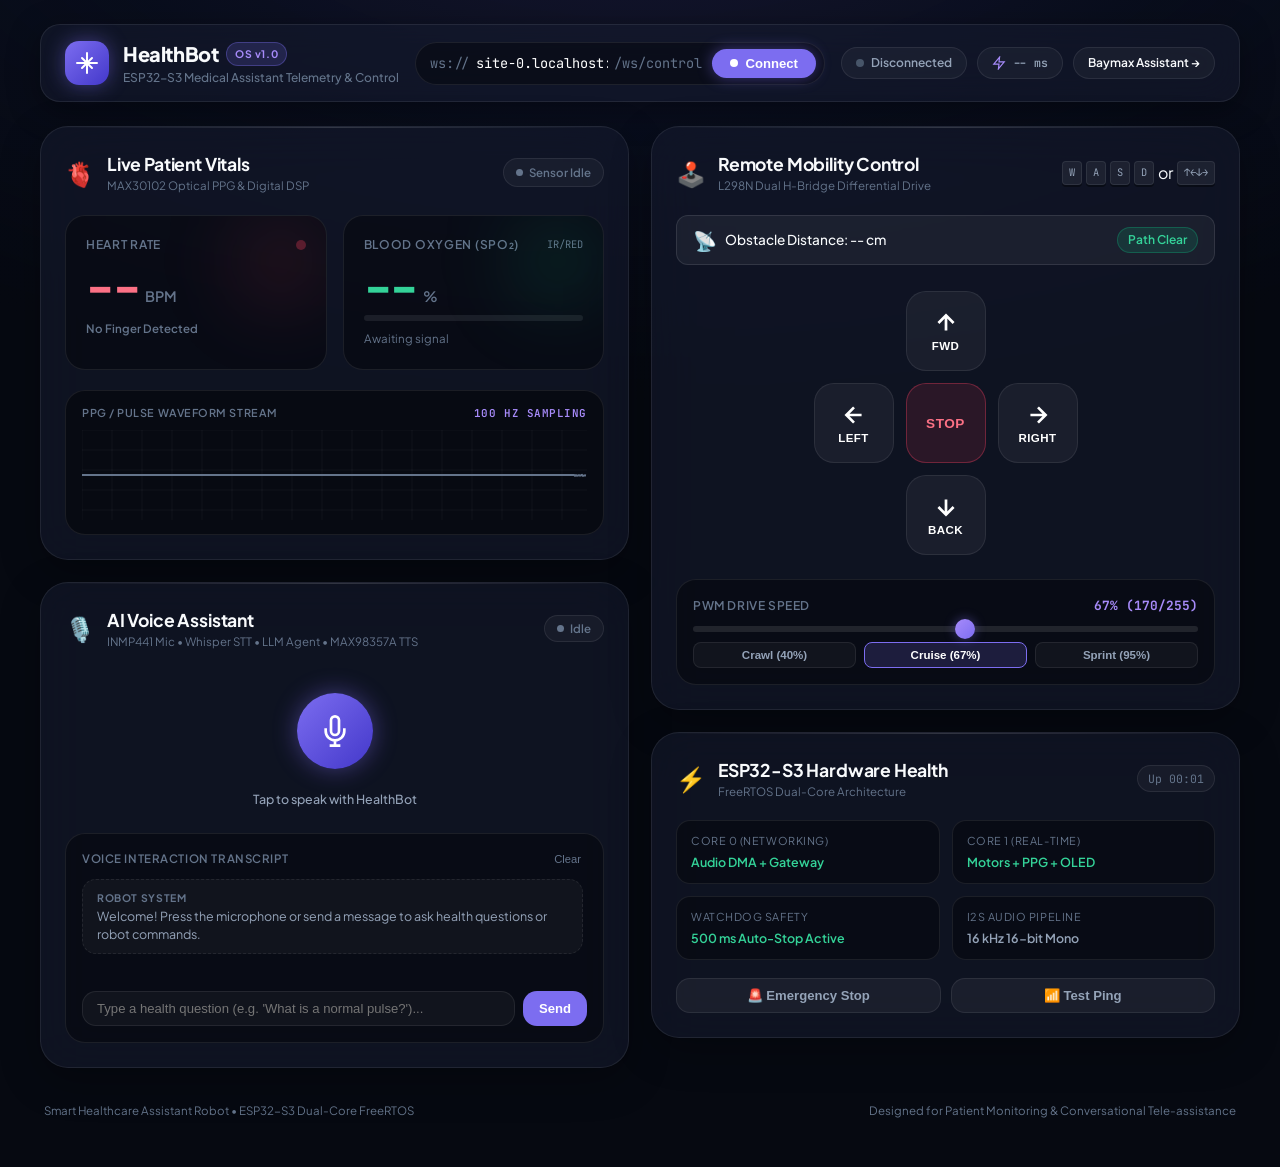
<file: frontend/index.html>
<!DOCTYPE html>
<html lang="en">
<head>
  <meta charset="UTF-8">
  <meta name="viewport" content="width=device-width, initial-scale=1.0">
  <title>HealthBot OS — Smart Healthcare Assistant Robot</title>
  <link rel="preconnect" href="https://fonts.googleapis.com">
  <link rel="preconnect" href="https://fonts.gstatic.com" crossorigin>
  <link href="https://fonts.googleapis.com/css2?family=Plus+Jakarta+Sans:wght@400;500;600;700;800&family=JetBrains+Mono:wght@400;600&display=swap" rel="stylesheet">
  <link rel="stylesheet" href="style.css">
</head>
<body>
  <div class="app-background"></div>
  
  <div class="app-container">
    <!-- Top Navigation Bar -->
    <header class="navbar">
      <div class="brand">
        <div class="logo-icon">
          <svg viewBox="0 0 24 24" fill="none" stroke="currentColor" stroke-width="2">
            <path d="M12 2v20M2 12h20M7 7l10 10M17 7L7 17" stroke-linecap="round"/>
          </svg>
        </div>
        <div class="brand-text">
          <h1>HealthBot <span class="badge-version">OS v1.0</span></h1>
          <p class="subtitle">ESP32-S3 Medical Assistant Telemetry & Control</p>
        </div>
      </div>

      <!-- Connection Manager -->
      <div class="connection-bar">
        <div class="ip-input-group">
          <span class="input-prefix">ws://</span>
          <input type="text" id="robotIpInput" placeholder="Robot IP (e.g. 192.168.1.105)" value="" spellcheck="false" autocomplete="off" />
          <span class="input-suffix">/ws/control</span>
        </div>
        <button id="connectBtn" class="btn btn-connect" onclick="toggleConnection()">
          <span class="btn-dot"></span>
          <span class="btn-label">Connect</span>
        </button>
      </div>

      <div class="system-status-pills">
        <div class="status-pill" id="wsPill">
          <span class="indicator-dot"></span>
          <span class="pill-text" id="wsStatusText">Disconnected</span>
        </div>
        <div class="status-pill latency-pill">
          <svg class="pill-icon" viewBox="0 0 24 24" fill="none" stroke="currentColor" stroke-width="2">
            <path d="M13 2L3 14h9l-1 8 10-12h-9l1-8z"/>
          </svg>
          <span id="latencyText">-- ms</span>
        </div>
        <a class="status-pill nav-link" href="assistant.html" style="text-decoration: none; color: inherit; font-weight: 600;">Baymax Assistant &rarr;</a>
      </div>
    </header>

    <!-- Main Dashboard Grid -->
    <main class="dashboard-grid">

      <!-- LEFT COLUMN: Vitals & Voice AI -->
      <section class="grid-col left-col">
        
        <!-- VITALS MONITOR CARD -->
        <article class="glass-card vitals-card">
          <div class="card-header">
            <div class="card-title">
              <span class="card-icon">🫀</span>
              <div>
                <h2>Live Patient Vitals</h2>
                <p>MAX30102 Optical PPG & Digital DSP</p>
              </div>
            </div>
            <div class="finger-badge" id="fingerBadge">
              <span class="finger-dot"></span>
              <span id="fingerText">Sensor Idle</span>
            </div>
          </div>

          <div class="vitals-display-row">
            <!-- Heart Rate Box -->
            <div class="vital-metric-box hr-metric">
              <div class="metric-top">
                <span class="metric-label">Heart Rate</span>
                <span class="pulse-indicator" id="pulseIndicator"></span>
              </div>
              <div class="metric-main">
                <span class="metric-value" id="hrValue">--</span>
                <span class="metric-unit">BPM</span>
              </div>
              <div class="metric-footer">
                <span class="status-tag" id="hrCategory">No Finger Detected</span>
              </div>
            </div>

            <!-- SpO2 Box -->
            <div class="vital-metric-box spo2-metric">
              <div class="metric-top">
                <span class="metric-label">Blood Oxygen (SpO₂)</span>
                <span class="sensor-type">IR/RED</span>
              </div>
              <div class="metric-main">
                <span class="metric-value" id="spo2Value">--</span>
                <span class="metric-unit">%</span>
              </div>
              <div class="metric-footer">
                <div class="bar-track">
                  <div class="bar-fill" id="spo2Bar"></div>
                </div>
                <span class="bar-label" id="spo2Category">Awaiting signal</span>
              </div>
            </div>
          </div>

          <!-- Realtime Simulated/Sample ECG Rhythm Canvas -->
          <div class="ecg-container">
            <div class="ecg-header">
              <span>PPG / Pulse Waveform Stream</span>
              <span class="ecg-sample-rate">100 Hz Sampling</span>
            </div>
            <canvas id="ecgCanvas" width="600" height="90"></canvas>
          </div>
        </article>

        <!-- VOICE ASSISTANT CARD -->
        <article class="glass-card voice-card">
          <div class="card-header">
            <div class="card-title">
              <span class="card-icon">🎙️</span>
              <div>
                <h2>AI Voice Assistant</h2>
                <p>INMP441 Mic • Whisper STT • LLM Agent • MAX98357A TTS</p>
              </div>
            </div>
            <div class="audio-state-pill" id="audioStatePill">
              <span class="state-dot"></span>
              <span id="audioStateText">Idle</span>
            </div>
          </div>

          <!-- Big Glowing Push-to-Talk Mic -->
          <div class="voice-hero">
            <button class="voice-mic-btn" id="voiceMicBtn" onclick="toggleVoice()">
              <div class="ripple-ring r1"></div>
              <div class="ripple-ring r2"></div>
              <div class="ripple-ring r3"></div>
              <div class="mic-inner-circle">
                <svg class="mic-svg" viewBox="0 0 24 24" fill="none" stroke="currentColor" stroke-width="2">
                  <path d="M12 1a3 3 0 0 0-3 3v8a3 3 0 0 0 6 0V4a3 3 0 0 0-3-3z"/>
                  <path d="M19 10v2a7 7 0 0 1-14 0v-2M12 19v4M8 23h8"/>
                </svg>
              </div>
            </button>
            <div class="voice-hint" id="voiceHint">Tap to speak with HealthBot</div>
          </div>

          <!-- Transcript & Dialogue Log -->
          <div class="transcript-box">
            <div class="dialogue-header">
              <span>Voice Interaction Transcript</span>
              <button class="btn-clear" onclick="clearTranscript()">Clear</button>
            </div>
            <div class="dialogue-scroll" id="dialogueScroll">
              <div class="dialogue-msg system-msg">
                <div class="msg-author">Robot System</div>
                <div class="msg-content">Welcome! Press the microphone or send a message to ask health questions or robot commands.</div>
              </div>
            </div>
            <div class="dialogue-input-row">
              <input type="text" id="textPromptInput" placeholder="Type a health question (e.g. 'What is a normal pulse?')..." onkeydown="if(event.key==='Enter') sendTextPrompt()" />
              <button class="btn-send" onclick="sendTextPrompt()">Send</button>
            </div>
          </div>
        </article>

      </section>

      <!-- RIGHT COLUMN: Mobility & Telemetry -->
      <section class="grid-col right-col">

        <!-- MOBILITY / MOTOR CONTROLLER CARD -->
        <article class="glass-card drive-card">
          <div class="card-header">
            <div class="card-title">
              <span class="card-icon">🕹️</span>
              <div>
                <h2>Remote Mobility Control</h2>
                <p>L298N Dual H-Bridge Differential Drive</p>
              </div>
            </div>
            <div class="keyboard-badge">
              <kbd>W</kbd><kbd>A</kbd><kbd>S</kbd><kbd>D</kbd> or <kbd>&uarr;&larr;&darr;&rarr;</kbd>
            </div>
          </div>

          <!-- HC-SR04 Obstacle Sensing Banner -->
          <div class="obstacle-safety-bar" id="obstacleSafetyBar" style="display: flex; align-items: center; justify-content: space-between; background: rgba(255,255,255,0.05); padding: 10px 16px; border-radius: 12px; margin-bottom: 16px; border: 1px solid rgba(255,255,255,0.1);">
            <div style="display: flex; align-items: center; gap: 8px;">
              <span id="obstacleIcon" style="font-size: 1.2rem;">📡</span>
              <span style="font-size: 0.85rem; font-weight: 500;" id="obstacleDistanceText">Obstacle Distance: -- cm</span>
            </div>
            <span class="status-tag" id="obstacleStatusTag" style="padding: 3px 10px; border-radius: 99px; font-size: 0.75rem; font-weight: 600; background: rgba(16,185,129,0.15); color: #34d399; border: 1px solid rgba(16,185,129,0.3);">Path Clear</span>
          </div>

          <!-- D-PAD Controller -->
          <div class="dpad-controller">
            <div class="dpad-cell"></div>
            <button class="dpad-btn dpad-fwd" id="btnFwd" data-dir="F" title="Forward (W)">
              <svg viewBox="0 0 24 24" fill="none" stroke="currentColor" stroke-width="2.5">
                <path d="M12 19V5M5 12l7-7 7 7"/>
              </svg>
              <span>FWD</span>
            </button>
            <div class="dpad-cell"></div>

            <button class="dpad-btn dpad-left" id="btnLeft" data-dir="L" title="Left (A)">
              <svg viewBox="0 0 24 24" fill="none" stroke="currentColor" stroke-width="2.5">
                <path d="M19 12H5M12 19l-7-7 7-7"/>
              </svg>
              <span>LEFT</span>
            </button>
            <button class="dpad-btn dpad-stop" id="btnStop" data-dir="S" title="Emergency Brake (Space)">
              <span>STOP</span>
            </button>
            <button class="dpad-btn dpad-right" id="btnRight" data-dir="R" title="Right (D)">
              <svg viewBox="0 0 24 24" fill="none" stroke="currentColor" stroke-width="2.5">
                <path d="M5 12h14M12 5l7 7-7 7"/>
              </svg>
              <span>RIGHT</span>
            </button>

            <div class="dpad-cell"></div>
            <button class="dpad-btn dpad-back" id="btnBack" data-dir="B" title="Backward (S)">
              <svg viewBox="0 0 24 24" fill="none" stroke="currentColor" stroke-width="2.5">
                <path d="M12 5v14M19 12l-7 7-7-7"/>
              </svg>
              <span>BACK</span>
            </button>
            <div class="dpad-cell"></div>
          </div>

          <!-- Speed Slider & Presets -->
          <div class="speed-control-box">
            <div class="speed-header">
              <span class="speed-title">PWM Drive Speed</span>
              <span class="speed-val" id="speedDisplay">67% (170/255)</span>
            </div>
            <input type="range" class="speed-slider" id="speedSlider" min="70" max="255" value="170" step="1" oninput="onSpeedChange(this.value)" />
            <div class="speed-presets">
              <button class="preset-btn" onclick="setSpeed(100)">Crawl (40%)</button>
              <button class="preset-btn active" id="presetMedium" onclick="setSpeed(170)">Cruise (67%)</button>
              <button class="preset-btn" onclick="setSpeed(240)">Sprint (95%)</button>
            </div>
          </div>
        </article>

        <!-- HARDWARE TELEMETRY & DIAGNOSTICS CARD -->
        <article class="glass-card diag-card">
          <div class="card-header">
            <div class="card-title">
              <span class="card-icon">⚡</span>
              <div>
                <h2>ESP32-S3 Hardware Health</h2>
                <p>FreeRTOS Dual-Core Architecture</p>
              </div>
            </div>
            <div class="uptime-badge" id="uptimeBadge">Up 00:00</div>
          </div>

          <div class="diag-grid">
            <div class="diag-item">
              <span class="diag-label">Core 0 (Networking)</span>
              <span class="diag-status ok">Audio DMA + Gateway</span>
            </div>
            <div class="diag-item">
              <span class="diag-label">Core 1 (Real-Time)</span>
              <span class="diag-status ok">Motors + PPG + OLED</span>
            </div>
            <div class="diag-item">
              <span class="diag-label">Watchdog Safety</span>
              <span class="diag-status ok" id="watchdogStatus">500 ms Auto-Stop Active</span>
            </div>
            <div class="diag-item">
              <span class="diag-label">I2S Audio Pipeline</span>
              <span class="diag-status" id="audioPipelineText">16 kHz 16-bit Mono</span>
            </div>
          </div>

          <div class="diag-actions">
            <button class="btn btn-secondary" onclick="sendEmergencyStop()">🚨 Emergency Stop</button>
            <button class="btn btn-secondary" onclick="pingRobot()">📶 Test Ping</button>
          </div>
        </article>

      </section>
    </main>

    <!-- Footer -->
    <footer class="app-footer">
      <span>Smart Healthcare Assistant Robot • ESP32-S3 Dual-Core FreeRTOS</span>
      <span>Designed for Patient Monitoring & Conversational Tele-assistance</span>
    </footer>
  </div>

  <script src="app.js"></script>
</body>
</html>
</file>
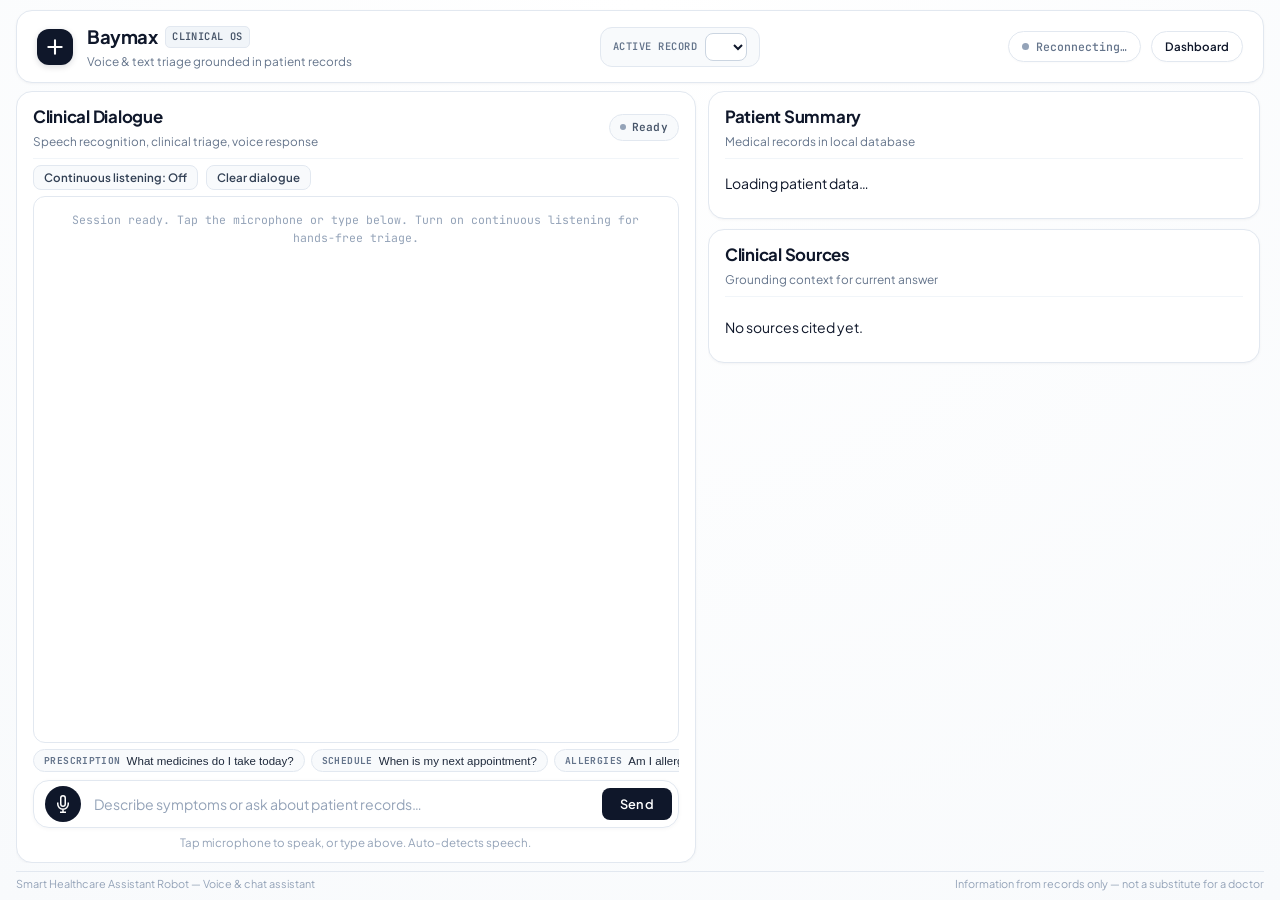
<file: frontend/assistant.html>
<!DOCTYPE html>
<html lang="en">
<head>
  <meta charset="UTF-8">
  <meta name="viewport" content="width=device-width, initial-scale=1.0, maximum-scale=1.0, user-scalable=no">
  <title>Baymax Assistant — Voice &amp; Chat</title>
  
  <!-- Progressive Web App (PWA) -->
  <link rel="manifest" href="manifest.json">
  <meta name="theme-color" content="#0f172a">
  <meta name="mobile-web-app-capable" content="yes">
  <meta name="apple-mobile-web-app-capable" content="yes">
  <meta name="apple-mobile-web-app-status-bar-style" content="default">
  <meta name="apple-mobile-web-app-title" content="Baymax">
  <link rel="apple-touch-icon" href="icons/icon-192.png">
  <link rel="icon" type="image/svg+xml" href="icons/icon.svg">
  <link rel="icon" type="image/png" sizes="192x192" href="icons/icon-192.png">

  <!-- Fonts & Stylesheets -->
  <link rel="preconnect" href="https://fonts.googleapis.com">
  <link rel="preconnect" href="https://fonts.gstatic.com" crossorigin>
  <link href="https://fonts.googleapis.com/css2?family=Plus+Jakarta+Sans:wght@400;500;600;700;800&family=JetBrains+Mono:wght@400;500;600&display=swap" rel="stylesheet">
  <link rel="stylesheet" href="light.css">
</head>
<body>
  <div class="app-background"></div>

  <div class="app-container">
    <header class="navbar">
      <div class="brand">
        <div class="brand-emblem">
          <svg viewBox="0 0 24 24" fill="none" stroke="currentColor" stroke-width="2.5" stroke-linecap="round" stroke-linejoin="round">
            <path d="M12 4v16m-8-8h16"/>
          </svg>
        </div>
        <div class="brand-text">
          <div class="brand-row">
            <h1>Baymax</h1>
            <span class="badge-version">Clinical OS</span>
          </div>
          <p class="subtitle">Voice &amp; text triage grounded in patient records</p>
        </div>
      </div>

      <div class="patient-picker">
        <span class="picker-label">Active Record</span>
        <select id="patientSelect" aria-label="Choose patient"></select>
      </div>

      <div class="system-status-pills">
        <button id="pwaInstallBtn" type="button" class="status-pill install-pill" style="display: none;">
          Install App
        </button>
        <div class="status-pill" id="wsPill">
          <span class="indicator-dot"></span>
          <span class="pill-text" id="wsStatusText">Connecting…</span>
        </div>
        <a class="status-pill nav-link" href="index.html">Dashboard</a>
      </div>
    </header>

    <!-- Mobile Segmented View Control (Phone only) -->
    <div class="mobile-view-tabs" id="mobileViewTabs" role="tablist">
      <button type="button" class="view-tab-btn active" id="tabDialogueBtn" role="tab" aria-selected="true">
        Clinical Dialogue
      </button>
      <button type="button" class="view-tab-btn" id="tabPatientBtn" role="tab" aria-selected="false">
        Patient Record
      </button>
    </div>

    <main class="assistant-grid">

      <!-- Chat + voice dialogue section -->
      <section class="glass-card chat-card">
        <div class="card-header">
          <div class="card-title">
            <div>
              <h2>Clinical Dialogue</h2>
              <p id="engineInfo">Speech recognition, clinical triage, voice response</p>
            </div>
          </div>
          <div class="audio-state-pill" id="audioStatePill">
            <span class="state-dot"></span>
            <span id="audioStateText">Ready</span>
          </div>
        </div>

        <div class="chat-tools">
          <button type="button" class="tool-btn" id="convBtn" aria-pressed="false">Continuous listening: Off</button>
          <button type="button" class="tool-btn" id="newChatBtn">Clear dialogue</button>
        </div>

        <div class="chat-scroll" id="chatScroll" aria-live="polite"></div>

        <!-- Guided Clinical Query Prompts -->
        <div class="suggestions" id="suggestions">
          <button type="button" class="chip-btn" data-query="What medicines do I take today?">
            <span class="chip-cat">Prescription</span>
            <span class="chip-label">What medicines do I take today?</span>
          </button>
          <button type="button" class="chip-btn" data-query="When is my next appointment?">
            <span class="chip-cat">Schedule</span>
            <span class="chip-label">When is my next appointment?</span>
          </button>
          <button type="button" class="chip-btn" data-query="Am I allergic to anything?">
            <span class="chip-cat">Allergies</span>
            <span class="chip-label">Am I allergic to anything?</span>
          </button>
          <button type="button" class="chip-btn" data-query="How was my last sugar report?">
            <span class="chip-cat">Lab Vitals</span>
            <span class="chip-label">How was my last sugar report?</span>
          </button>
          <button type="button" class="chip-btn" data-query="Can I take ibuprofen for my knee pain?">
            <span class="chip-cat">Safety</span>
            <span class="chip-label">Can I take ibuprofen for knee pain?</span>
          </button>
        </div>

        <!-- Composer & Microphone -->
        <div class="composer">
          <button class="voice-mic-btn" id="micBtn" type="button" aria-label="Talk to Baymax">
            <div class="mic-inner-circle">
              <svg class="mic-svg" viewBox="0 0 24 24" fill="none" stroke="currentColor" stroke-width="2">
                <path d="M12 1a3 3 0 0 0-3 3v8a3 3 0 0 0 6 0V4a3 3 0 0 0-3-3z"/>
                <path d="M19 10v2a7 7 0 0 1-14 0v-2M12 19v4M8 23h8"/>
              </svg>
            </div>
          </button>
          <input type="text" id="textInput" placeholder="Describe symptoms or ask about patient records…" autocomplete="off" maxlength="500">
          <button class="btn-send" id="sendBtn" type="button">Send</button>
        </div>

        <!-- Dynamic Live Audio Soundbars & Hint -->
        <div class="mic-status-row">
          <div class="audio-soundbars" id="audioSoundbars" aria-hidden="true">
            <span class="bar b1"></span>
            <span class="bar b2"></span>
            <span class="bar b3"></span>
            <span class="bar b4"></span>
            <span class="bar b5"></span>
          </div>
          <div class="mic-hint" id="micHint">Tap microphone to speak, or type above. Auto-detects speech.</div>
        </div>
      </section>

      <!-- Side panels -->
      <aside class="side-col mobile-view-hidden">
        <!-- Patient Summary Card -->
        <article class="glass-card patient-section">
          <div class="card-header">
            <div class="card-title">
              <div>
                <h2>Patient Summary</h2>
                <p>Medical records in local database</p>
              </div>
            </div>
          </div>
          <div id="patientCard" class="patient-card"><p class="muted">Loading patient data…</p></div>
        </article>

        <!-- Clinical Sources Card -->
        <article class="glass-card sources-section">
          <div class="card-header">
            <div class="card-title">
              <div>
                <h2>Clinical Sources</h2>
                <p>Grounding context for current answer</p>
              </div>
            </div>
          </div>
          <div id="sourcesList" class="sources-list"><p class="muted">No sources cited yet.</p></div>
        </article>
      </aside>
    </main>

    <footer class="app-footer">
      <span>Smart Healthcare Assistant Robot — Voice &amp; chat assistant</span>
      <span>Information from records only — not a substitute for a doctor</span>
    </footer>
  </div>

  <script src="assistant.js"></script>
</body>
</html>
</file>
<file: frontend/style.css>
/* ===================================================================
   HealthBot OS — Modern Glassmorphism Design System
   =================================================================== */

:root {
  --bg-base: #060911;
  --bg-gradient: radial-gradient(ellipse 90% 60% at 50% -15%, rgba(124, 109, 240, 0.16) 0%, rgba(14, 21, 46, 0.4) 50%, #060911 100%);
  --card-bg: rgba(22, 28, 48, 0.55);
  --card-border: rgba(255, 255, 255, 0.08);
  --card-hover-border: rgba(124, 109, 240, 0.35);

  --accent-primary: #7c6df0;
  --accent-glow: rgba(124, 109, 240, 0.45);
  --accent-light: #a78bfa;

  --red-heart: #f43f5e;
  --red-glow: rgba(244, 63, 94, 0.45);

  --emerald-green: #10b981;
  --emerald-glow: rgba(16, 185, 129, 0.35);

  --amber-warn: #f59e0b;
  --text-main: #f8fafc;
  --text-mid: #94a3b8;
  --text-dim: #64748b;

  --radius-sm: 8px;
  --radius-md: 14px;
  --radius-lg: 20px;
  --radius-xl: 28px;
  --radius-full: 9999px;

  --font-main: 'Plus Jakarta Sans', -apple-system, BlinkMacSystemFont, sans-serif;
  --font-mono: 'JetBrains Mono', monospace;
}

* {
  margin: 0;
  padding: 0;
  box-sizing: border-box;
  -webkit-tap-highlight-color: transparent;
}

body {
  min-height: 100vh;
  background-color: var(--bg-base);
  color: var(--text-main);
  font-family: var(--font-main);
  line-height: 1.5;
  overflow-x: hidden;
  position: relative;
}

/* Dynamic ambient aura background */
.app-background {
  position: fixed;
  inset: 0;
  background: var(--bg-gradient);
  z-index: -1;
  pointer-events: none;
}

.app-container {
  max-width: 1240px;
  margin: 0 auto;
  padding: 24px 20px 48px;
  display: flex;
  flex-direction: column;
  gap: 24px;
}

/* ===================================================================
   Navigation / Top Bar
   =================================================================== */
.navbar {
  display: flex;
  align-items: center;
  justify-content: space-between;
  gap: 16px;
  background: var(--card-bg);
  border: 1px solid var(--card-border);
  backdrop-filter: blur(20px);
  padding: 14px 24px;
  border-radius: var(--radius-lg);
  box-shadow: 0 8px 32px rgba(0, 0, 0, 0.36);
  flex-wrap: wrap;
}

.brand {
  display: flex;
  align-items: center;
  gap: 14px;
}

.logo-icon {
  width: 44px;
  height: 44px;
  border-radius: var(--radius-md);
  background: linear-gradient(135deg, var(--accent-primary), #4338ca);
  display: flex;
  align-items: center;
  justify-content: center;
  color: #fff;
  box-shadow: 0 0 20px var(--accent-glow);
}

.logo-icon svg {
  width: 24px;
  height: 24px;
}

.brand-text h1 {
  font-size: 1.25rem;
  font-weight: 800;
  letter-spacing: -0.02em;
  display: flex;
  align-items: center;
  gap: 8px;
}

.badge-version {
  font-size: 0.65rem;
  font-weight: 700;
  padding: 3px 8px;
  border-radius: var(--radius-full);
  background: rgba(124, 109, 240, 0.18);
  border: 1px solid rgba(124, 109, 240, 0.35);
  color: var(--accent-light);
  letter-spacing: 0.05em;
}

.subtitle {
  font-size: 0.75rem;
  color: var(--text-dim);
  font-weight: 500;
}

/* Connection Manager Bar */
.connection-bar {
  display: flex;
  align-items: center;
  gap: 10px;
  background: rgba(0, 0, 0, 0.35);
  border: 1px solid var(--card-border);
  padding: 6px 8px 6px 14px;
  border-radius: var(--radius-full);
  flex: 1;
  max-width: 460px;
  min-width: 280px;
}

.ip-input-group {
  display: flex;
  align-items: center;
  flex: 1;
  font-family: var(--font-mono);
  font-size: 0.85rem;
  color: var(--text-mid);
}

.input-prefix, .input-suffix {
  color: var(--text-dim);
  user-select: none;
}

.ip-input-group input {
  background: transparent;
  border: none;
  outline: none;
  color: #fff;
  font-family: var(--font-mono);
  font-size: 0.85rem;
  width: 100%;
  padding: 4px 6px;
}

.btn {
  display: inline-flex;
  align-items: center;
  justify-content: center;
  gap: 8px;
  cursor: pointer;
  border-radius: var(--radius-full);
  border: none;
  font-weight: 600;
  font-size: 0.82rem;
  transition: all 0.2s ease;
  user-select: none;
}

.btn-connect {
  background: var(--accent-primary);
  color: #fff;
  padding: 7px 18px;
  box-shadow: 0 0 15px var(--accent-glow);
}

.btn-connect:hover {
  background: #6d5ceb;
  transform: translateY(-1px);
}

.btn-connect.connected {
  background: rgba(244, 63, 94, 0.2);
  color: var(--red-heart);
  border: 1px solid rgba(244, 63, 94, 0.4);
  box-shadow: none;
}

.btn-dot {
  width: 8px;
  height: 8px;
  border-radius: 50%;
  background: currentColor;
}

/* Status Pills */
.system-status-pills {
  display: flex;
  align-items: center;
  gap: 10px;
}

.status-pill {
  display: flex;
  align-items: center;
  gap: 7px;
  background: rgba(255, 255, 255, 0.04);
  border: 1px solid var(--card-border);
  padding: 6px 14px;
  border-radius: var(--radius-full);
  font-size: 0.75rem;
  font-weight: 600;
  color: var(--text-mid);
}

.indicator-dot {
  width: 8px;
  height: 8px;
  border-radius: 50%;
  background: #475569;
  transition: all 0.3s ease;
}

.status-pill.online .indicator-dot {
  background: var(--emerald-green);
  box-shadow: 0 0 10px var(--emerald-green);
}

.status-pill.online {
  color: #d1fae5;
  border-color: rgba(16, 185, 129, 0.3);
}

.latency-pill {
  font-family: var(--font-mono);
  font-size: 0.72rem;
}

.pill-icon {
  width: 14px;
  height: 14px;
  color: var(--accent-light);
}

/* ===================================================================
   Grid & Glass Cards
   =================================================================== */
.dashboard-grid {
  display: grid;
  grid-template-columns: 1fr 1fr;
  gap: 22px;
}

.grid-col {
  display: flex;
  flex-direction: column;
  gap: 22px;
}

.glass-card {
  background: var(--card-bg);
  border: 1px solid var(--card-border);
  border-radius: var(--radius-xl);
  padding: 24px;
  backdrop-filter: blur(24px);
  box-shadow: 0 12px 40px rgba(0, 0, 0, 0.28);
  position: relative;
  overflow: hidden;
  transition: border-color 0.25s ease, transform 0.2s ease;
}

.glass-card::before {
  content: '';
  position: absolute;
  top: 0;
  left: 0;
  right: 0;
  height: 1px;
  background: linear-gradient(90deg, transparent, rgba(255, 255, 255, 0.15), transparent);
  pointer-events: none;
}

.glass-card:hover {
  border-color: var(--card-hover-border);
}

.card-header {
  display: flex;
  align-items: center;
  justify-content: space-between;
  margin-bottom: 20px;
}

.card-title {
  display: flex;
  align-items: center;
  gap: 12px;
}

.card-icon {
  font-size: 1.5rem;
}

.card-title h2 {
  font-size: 1.1rem;
  font-weight: 700;
  letter-spacing: -0.01em;
}

.card-title p {
  font-size: 0.72rem;
  color: var(--text-dim);
}

/* ===================================================================
   Card 1: Vitals
   =================================================================== */
.finger-badge {
  display: flex;
  align-items: center;
  gap: 6px;
  font-size: 0.72rem;
  font-weight: 600;
  padding: 5px 12px;
  border-radius: var(--radius-full);
  background: rgba(255, 255, 255, 0.04);
  border: 1px solid var(--card-border);
  color: var(--text-dim);
  transition: all 0.3s ease;
}

.finger-dot {
  width: 7px;
  height: 7px;
  border-radius: 50%;
  background: #64748b;
}

.finger-badge.active {
  background: rgba(16, 185, 129, 0.12);
  border-color: rgba(16, 185, 129, 0.35);
  color: #6ee7b7;
}

.finger-badge.active .finger-dot {
  background: var(--emerald-green);
  box-shadow: 0 0 8px var(--emerald-green);
}

.vitals-display-row {
  display: grid;
  grid-template-columns: 1fr 1fr;
  gap: 16px;
  margin-bottom: 20px;
}

.vital-metric-box {
  background: rgba(0, 0, 0, 0.35);
  border: 1px solid var(--card-border);
  border-radius: var(--radius-lg);
  padding: 20px;
  display: flex;
  flex-direction: column;
  gap: 8px;
  position: relative;
  overflow: hidden;
}

.vital-metric-box::after {
  content: '';
  position: absolute;
  top: 0;
  right: 0;
  width: 90px;
  height: 90px;
  border-radius: 50%;
  filter: blur(40px);
  pointer-events: none;
}

.hr-metric::after {
  background: rgba(244, 63, 94, 0.15);
}

.spo2-metric::after {
  background: rgba(16, 185, 129, 0.15);
}

.metric-top {
  display: flex;
  align-items: center;
  justify-content: space-between;
}

.metric-label {
  font-size: 0.75rem;
  font-weight: 600;
  text-transform: uppercase;
  letter-spacing: 0.06em;
  color: var(--text-dim);
}

.pulse-indicator {
  width: 10px;
  height: 10px;
  border-radius: 50%;
  background: var(--red-heart);
  opacity: 0.3;
  transition: transform 0.1s ease;
}

.pulse-indicator.beating {
  opacity: 1;
  animation: pulse-beat 0.8s cubic-bezier(0.2, 0.8, 0.2, 1) infinite;
}

@keyframes pulse-beat {
  0% { transform: scale(1); box-shadow: 0 0 0 0 rgba(244, 63, 94, 0.7); }
  60% { transform: scale(1.3); box-shadow: 0 0 0 12px rgba(244, 63, 94, 0); }
  100% { transform: scale(1); }
}

.sensor-type {
  font-size: 0.65rem;
  color: var(--text-dim);
  font-family: var(--font-mono);
}

.metric-main {
  display: flex;
  align-items: baseline;
  gap: 6px;
}

.metric-value {
  font-size: 2.8rem;
  font-weight: 800;
  letter-spacing: -0.03em;
  line-height: 1;
  font-variant-numeric: tabular-nums;
}

.hr-metric .metric-value {
  color: #fb7185;
}

.spo2-metric .metric-value {
  color: #34d399;
}

.metric-unit {
  font-size: 0.9rem;
  font-weight: 600;
  color: var(--text-dim);
}

.status-tag {
  font-size: 0.72rem;
  font-weight: 600;
  color: var(--text-dim);
}

.bar-track {
  width: 100%;
  height: 6px;
  background: rgba(255, 255, 255, 0.08);
  border-radius: var(--radius-full);
  overflow: hidden;
  margin-bottom: 4px;
}

.bar-fill {
  height: 100%;
  width: 0%;
  background: linear-gradient(90deg, #10b981, #34d399);
  border-radius: var(--radius-full);
  transition: width 0.6s cubic-bezier(0.4, 0, 0.2, 1);
}

.bar-label {
  font-size: 0.72rem;
  color: var(--text-dim);
}

/* ECG Canvas */
.ecg-container {
  background: rgba(0, 0, 0, 0.45);
  border: 1px solid var(--card-border);
  border-radius: var(--radius-lg);
  padding: 14px 16px;
}

.ecg-header {
  display: flex;
  justify-content: space-between;
  font-size: 0.68rem;
  color: var(--text-dim);
  font-weight: 600;
  text-transform: uppercase;
  letter-spacing: 0.05em;
  margin-bottom: 8px;
}

.ecg-sample-rate {
  font-family: var(--font-mono);
  color: var(--accent-light);
}

#ecgCanvas {
  width: 100%;
  height: 90px;
  display: block;
}

/* ===================================================================
   Card 2: Voice Assistant
   =================================================================== */
.audio-state-pill {
  display: flex;
  align-items: center;
  gap: 6px;
  font-size: 0.72rem;
  font-weight: 600;
  padding: 4px 12px;
  border-radius: var(--radius-full);
  background: rgba(255, 255, 255, 0.04);
  border: 1px solid var(--card-border);
  color: var(--text-dim);
}

.state-dot {
  width: 7px;
  height: 7px;
  border-radius: 50%;
  background: #64748b;
}

.audio-state-pill.listening {
  background: rgba(244, 63, 94, 0.15);
  border-color: rgba(244, 63, 94, 0.4);
  color: #fb7185;
}

.audio-state-pill.listening .state-dot {
  background: var(--red-heart);
  box-shadow: 0 0 8px var(--red-heart);
}

.audio-state-pill.speaking {
  background: rgba(124, 109, 240, 0.18);
  border-color: rgba(124, 109, 240, 0.4);
  color: var(--accent-light);
}

.audio-state-pill.speaking .state-dot {
  background: var(--accent-primary);
  box-shadow: 0 0 8px var(--accent-primary);
}

/* Big Mic Hero */
.voice-hero {
  display: flex;
  flex-direction: column;
  align-items: center;
  justify-content: center;
  padding: 16px 0 24px;
}

.voice-mic-btn {
  width: 90px;
  height: 90px;
  border-radius: 50%;
  border: none;
  background: transparent;
  cursor: pointer;
  position: relative;
  display: flex;
  align-items: center;
  justify-content: center;
  outline: none;
}

.mic-inner-circle {
  width: 76px;
  height: 76px;
  border-radius: 50%;
  background: linear-gradient(135deg, var(--accent-primary), #4338ca);
  display: flex;
  align-items: center;
  justify-content: center;
  color: #fff;
  box-shadow: 0 0 25px var(--accent-glow);
  transition: transform 0.2s ease, background 0.3s ease, box-shadow 0.3s ease;
  z-index: 2;
}

.mic-svg {
  width: 32px;
  height: 32px;
}

.voice-mic-btn:hover .mic-inner-circle {
  transform: scale(1.05);
  box-shadow: 0 0 35px var(--accent-glow);
}

.voice-mic-btn:active .mic-inner-circle {
  transform: scale(0.95);
}

/* Pulsing rings when listening */
.ripple-ring {
  position: absolute;
  inset: 0;
  border-radius: 50%;
  border: 2px solid var(--accent-primary);
  opacity: 0;
  pointer-events: none;
  z-index: 1;
}

.voice-mic-btn.active .mic-inner-circle {
  background: linear-gradient(135deg, var(--red-heart), #be123c);
  box-shadow: 0 0 35px var(--red-glow);
}

.voice-mic-btn.active .r1 {
  animation: ripple 2s cubic-bezier(0, 0.2, 0.8, 1) infinite;
}
.voice-mic-btn.active .r2 {
  animation: ripple 2s cubic-bezier(0, 0.2, 0.8, 1) infinite 0.6s;
}
.voice-mic-btn.active .r3 {
  animation: ripple 2s cubic-bezier(0, 0.2, 0.8, 1) infinite 1.2s;
}

@keyframes ripple {
  0% { transform: scale(0.9); opacity: 0.9; border-color: var(--red-heart); }
  100% { transform: scale(2.2); opacity: 0; border-color: var(--red-heart); }
}

.voice-hint {
  font-size: 0.78rem;
  color: var(--text-mid);
  margin-top: 14px;
  font-weight: 500;
}

/* Transcript Box */
.transcript-box {
  background: rgba(0, 0, 0, 0.35);
  border: 1px solid var(--card-border);
  border-radius: var(--radius-lg);
  padding: 16px;
  display: flex;
  flex-direction: column;
  gap: 12px;
}

.dialogue-header {
  display: flex;
  justify-content: space-between;
  align-items: center;
  font-size: 0.72rem;
  font-weight: 600;
  text-transform: uppercase;
  letter-spacing: 0.05em;
  color: var(--text-dim);
}

.btn-clear {
  background: transparent;
  border: none;
  color: var(--text-dim);
  font-size: 0.7rem;
  cursor: pointer;
  padding: 2px 6px;
  border-radius: 4px;
}

.btn-clear:hover {
  color: #fff;
  background: rgba(255, 255, 255, 0.08);
}

.dialogue-scroll {
  max-height: 160px;
  min-height: 100px;
  overflow-y: auto;
  display: flex;
  flex-direction: column;
  gap: 10px;
  padding-right: 4px;
}

.dialogue-scroll::-webkit-scrollbar {
  width: 4px;
}

.dialogue-scroll::-webkit-scrollbar-thumb {
  background: rgba(255, 255, 255, 0.12);
  border-radius: 4px;
}

.dialogue-msg {
  padding: 10px 14px;
  border-radius: var(--radius-md);
  font-size: 0.82rem;
  line-height: 1.45;
  animation: fadeInMsg 0.25s ease-out;
}

@keyframes fadeInMsg {
  from { opacity: 0; transform: translateY(4px); }
  to { opacity: 1; transform: translateY(0); }
}

.dialogue-msg.user {
  background: rgba(124, 109, 240, 0.16);
  border: 1px solid rgba(124, 109, 240, 0.3);
  align-self: flex-end;
  max-width: 85%;
}

.dialogue-msg.robot {
  background: rgba(16, 185, 129, 0.12);
  border: 1px solid rgba(16, 185, 129, 0.25);
  align-self: flex-start;
  max-width: 85%;
}

.dialogue-msg.system-msg {
  background: rgba(255, 255, 255, 0.04);
  border: 1px dashed var(--card-border);
  color: var(--text-mid);
  font-size: 0.78rem;
}

.msg-author {
  font-size: 0.65rem;
  font-weight: 700;
  text-transform: uppercase;
  letter-spacing: 0.06em;
  margin-bottom: 2px;
  color: var(--text-dim);
}

.dialogue-input-row {
  display: flex;
  gap: 8px;
}

.dialogue-input-row input {
  flex: 1;
  background: rgba(255, 255, 255, 0.04);
  border: 1px solid var(--card-border);
  border-radius: var(--radius-md);
  padding: 9px 14px;
  color: #fff;
  font-size: 0.82rem;
  outline: none;
  transition: border-color 0.2s;
}

.dialogue-input-row input:focus {
  border-color: var(--accent-primary);
}

.btn-send {
  background: var(--accent-primary);
  border: none;
  color: #fff;
  font-weight: 600;
  font-size: 0.82rem;
  padding: 0 16px;
  border-radius: var(--radius-md);
  cursor: pointer;
  transition: background 0.2s;
}

.btn-send:hover {
  background: #6d5ceb;
}

/* ===================================================================
   Card 3: Mobility Controller
   =================================================================== */
.keyboard-badge {
  display: flex;
  gap: 4px;
}

kbd {
  background: rgba(255, 255, 255, 0.06);
  border: 1px solid var(--card-border);
  box-shadow: 0 2px 0 rgba(0, 0, 0, 0.4);
  color: var(--text-mid);
  font-family: var(--font-mono);
  font-size: 0.65rem;
  padding: 3px 6px;
  border-radius: 4px;
}

.dpad-controller {
  display: grid;
  grid-template-columns: repeat(3, 80px);
  grid-template-rows: repeat(3, 80px);
  gap: 12px;
  justify-content: center;
  padding: 10px 0 24px;
}

.dpad-cell {
  visibility: hidden;
}

.dpad-btn {
  background: rgba(255, 255, 255, 0.05);
  border: 1px solid var(--card-border);
  border-radius: var(--radius-lg);
  color: #fff;
  cursor: pointer;
  display: flex;
  flex-direction: column;
  align-items: center;
  justify-content: center;
  gap: 4px;
  font-weight: 700;
  font-size: 0.72rem;
  letter-spacing: 0.04em;
  transition: all 0.12s ease;
  user-select: none;
}

.dpad-btn svg {
  width: 26px;
  height: 26px;
}

.dpad-btn:hover {
  background: rgba(124, 109, 240, 0.15);
  border-color: rgba(124, 109, 240, 0.4);
}

.dpad-btn:active, .dpad-btn.active {
  background: var(--accent-primary);
  border-color: var(--accent-primary);
  transform: scale(0.92);
  box-shadow: 0 0 25px var(--accent-glow);
}

.dpad-stop {
  background: rgba(244, 63, 94, 0.12);
  border-color: rgba(244, 63, 94, 0.35);
  color: #fb7185;
  font-size: 0.85rem;
}

.dpad-stop:hover {
  background: rgba(244, 63, 94, 0.22);
  border-color: var(--red-heart);
}

.dpad-stop:active, .dpad-stop.active {
  background: var(--red-heart);
  color: #fff;
  box-shadow: 0 0 25px var(--red-glow);
  transform: scale(0.92);
}

/* Speed Slider */
.speed-control-box {
  background: rgba(0, 0, 0, 0.35);
  border: 1px solid var(--card-border);
  border-radius: var(--radius-lg);
  padding: 16px;
  display: flex;
  flex-direction: column;
  gap: 10px;
}

.speed-header {
  display: flex;
  justify-content: space-between;
  align-items: center;
}

.speed-title {
  font-size: 0.75rem;
  font-weight: 600;
  color: var(--text-dim);
  text-transform: uppercase;
  letter-spacing: 0.05em;
}

.speed-val {
  font-family: var(--font-mono);
  font-size: 0.8rem;
  font-weight: 700;
  color: var(--accent-light);
}

.speed-slider {
  -webkit-appearance: none;
  width: 100%;
  height: 6px;
  background: rgba(255, 255, 255, 0.1);
  border-radius: var(--radius-full);
  outline: none;
}

.speed-slider::-webkit-slider-thumb {
  -webkit-appearance: none;
  width: 20px;
  height: 20px;
  border-radius: 50%;
  background: linear-gradient(135deg, var(--accent-light), var(--accent-primary));
  cursor: pointer;
  box-shadow: 0 0 12px var(--accent-glow);
  transition: transform 0.15s ease;
}

.speed-slider::-webkit-slider-thumb:hover {
  transform: scale(1.15);
}

.speed-presets {
  display: flex;
  gap: 8px;
}

.preset-btn {
  flex: 1;
  background: rgba(255, 255, 255, 0.04);
  border: 1px solid var(--card-border);
  color: var(--text-mid);
  padding: 6px 0;
  border-radius: var(--radius-sm);
  font-size: 0.72rem;
  font-weight: 600;
  cursor: pointer;
  transition: all 0.2s ease;
}

.preset-btn:hover {
  color: #fff;
  border-color: rgba(255, 255, 255, 0.2);
}

.preset-btn.active {
  background: rgba(124, 109, 240, 0.18);
  border-color: var(--accent-primary);
  color: #fff;
}

/* ===================================================================
   Card 4: Diagnostics
   =================================================================== */
.uptime-badge {
  font-family: var(--font-mono);
  font-size: 0.72rem;
  color: var(--text-dim);
  background: rgba(255, 255, 255, 0.04);
  border: 1px solid var(--card-border);
  padding: 4px 10px;
  border-radius: var(--radius-full);
}

.diag-grid {
  display: grid;
  grid-template-columns: 1fr 1fr;
  gap: 12px;
  margin-bottom: 18px;
}

.diag-item {
  background: rgba(0, 0, 0, 0.35);
  border: 1px solid var(--card-border);
  border-radius: var(--radius-md);
  padding: 12px 14px;
  display: flex;
  flex-direction: column;
  gap: 3px;
}

.diag-label {
  font-size: 0.68rem;
  color: var(--text-dim);
  text-transform: uppercase;
  letter-spacing: 0.05em;
}

.diag-status {
  font-size: 0.78rem;
  font-weight: 600;
  color: var(--text-mid);
}

.diag-status.ok {
  color: #34d399;
}

.diag-actions {
  display: flex;
  gap: 10px;
}

.btn-secondary {
  flex: 1;
  background: rgba(255, 255, 255, 0.05);
  border: 1px solid var(--card-border);
  color: var(--text-mid);
  padding: 9px 14px;
  border-radius: var(--radius-md);
}

.btn-secondary:hover {
  background: rgba(255, 255, 255, 0.1);
  color: #fff;
}

/* ===================================================================
   Footer
   =================================================================== */
.app-footer {
  display: flex;
  justify-content: space-between;
  align-items: center;
  font-size: 0.72rem;
  color: var(--text-dim);
  padding: 10px 4px 0;
  flex-wrap: wrap;
  gap: 8px;
}

/* ===================================================================
   Responsive Mobile Adjustments
   =================================================================== */
@media (max-width: 900px) {
  .app-container {
    padding: 12px 10px 24px;
    gap: 14px;
  }

  .dashboard-grid {
    grid-template-columns: 1fr;
    gap: 14px;
  }
  
  .navbar {
    flex-direction: column;
    align-items: stretch;
    padding: 12px 14px;
    gap: 10px;
  }

  .connection-bar {
    max-width: 100%;
    min-width: 0;
  }

  .system-status-pills {
    justify-content: space-between;
    flex-wrap: wrap;
    gap: 6px;
  }

  .vitals-display-row {
    flex-direction: column;
    gap: 10px;
  }

  .metric-value {
    font-size: 2.2rem;
  }

  .voice-hero {
    padding: 12px 0 16px;
  }

  .voice-mic-btn {
    width: 76px;
    height: 76px;
  }

  .mic-inner-circle {
    width: 64px;
    height: 64px;
  }

  .mic-svg {
    width: 26px;
    height: 26px;
  }

  .dialogue-input-row {
    display: flex;
    gap: 8px;
  }

  .dialogue-input-row input {
    font-size: 16px; /* Prevents iOS auto-zoom */
    min-width: 0;
  }

  .dpad-controller {
    grid-template-columns: repeat(3, 62px);
    grid-template-rows: repeat(3, 62px);
    gap: 8px;
    margin: 8px auto 16px;
  }

  .diag-grid {
    grid-template-columns: 1fr;
    gap: 8px;
  }
}
</file>
<file: frontend/light.css>
/* ===================================================================
   Baymax Clinical OS — Elite Healthcare Design System
   Modern, Precision-Crafted, Aesthetic Clinical UI
   Inspired by Linear & Apple Health. Zero AI slop, zero emojis.
   =================================================================== */

:root {
  color-scheme: light;
  
  /* Canvas & Surfaces */
  --bg-canvas: #f8fafc;
  --card-bg: #ffffff;
  --card-border: #e2e8f0;
  --card-border-hover: #cbd5e1;
  --card-shadow: 0 1px 3px 0 rgba(15, 23, 42, 0.04), 0 1px 2px -1px rgba(15, 23, 42, 0.02);

  /* Obsidian & Monochrome Primary */
  --slate-950: #020617;
  --slate-900: #0f172a;
  --slate-800: #1e293b;
  --slate-700: #334155;
  --slate-600: #475569;
  --slate-500: #64748b;
  --slate-400: #94a3b8;
  --slate-300: #cbd5e1;
  --slate-200: #e2e8f0;
  --slate-100: #f1f5f9;
  --slate-50:  #f8fafc;

  /* Clinical Accents (Tactile & Purposeful) */
  --clinical-blue: #0284c7;
  --clinical-blue-subtle: #f0f9ff;
  --emerald-status: #10b981;
  --emerald-subtle: #ecfdf5;
  --amber-status: #f59e0b;
  --amber-subtle: #fffbeb;
  --crimson-active: #dc2626;
  --crimson-subtle: #fef2f2;

  /* Typography */
  --font-sans: 'Plus Jakarta Sans', -apple-system, BlinkMacSystemFont, 'Segoe UI', Roboto, Helvetica, Arial, sans-serif;
  --font-mono: 'JetBrains Mono', ui-monospace, SFMono-Regular, Menlo, Monaco, Consolas, monospace;

  /* Geometry */
  --radius-xs: 5px;
  --radius-sm: 8px;
  --radius-md: 12px;
  --radius-lg: 16px;
  --radius-xl: 20px;
  --radius-full: 9999px;
}

/* ── Base Reset & Scrollable Canvas ────────────────────────────────── */
*, *::before, *::after {
  box-sizing: border-box;
}

html {
  height: 100%;
}

body {
  margin: 0;
  padding: 0;
  height: 100%;
  overflow: hidden;
  background-color: var(--bg-canvas);
  background-image: radial-gradient(circle at 50% 0%, #ffffff 0%, #f8fafc 100%);
  color: var(--slate-900);
  font-family: var(--font-sans);
  font-size: 14px;
  line-height: 1.5;
  -webkit-font-smoothing: antialiased;
  -moz-osx-font-smoothing: grayscale;
}

/* Slim Modern Scrollbars */
*::-webkit-scrollbar {
  width: 5px;
  height: 5px;
}
*::-webkit-scrollbar-track {
  background: transparent;
}
*::-webkit-scrollbar-thumb {
  background: #cbd5e1;
  border-radius: 9999px;
}
*::-webkit-scrollbar-thumb:hover {
  background: #94a3b8;
}

.app-background {
  display: none;
}

.app-container {
  max-width: 1400px;
  margin: 0 auto;
  height: 100vh;
  max-height: 100vh;
  padding: 10px 16px 8px;
  display: flex;
  flex-direction: column;
  gap: 8px;
  box-sizing: border-box;
  overflow: hidden;
}

/* ── Precision Navbar ──────────────────────────────────────────────── */
.navbar {
  background: var(--card-bg);
  border: 1px solid var(--card-border);
  border-radius: var(--radius-lg);
  box-shadow: var(--card-shadow);
  padding: 12px 20px;
  display: flex;
  align-items: center;
  justify-content: space-between;
  gap: 16px;
}

.navbar .brand {
  display: flex;
  align-items: center;
  gap: 14px;
}

.brand-emblem {
  width: 36px;
  height: 36px;
  border-radius: var(--radius-md);
  background: var(--slate-900);
  color: #ffffff;
  display: flex;
  align-items: center;
  justify-content: center;
  box-shadow: 0 2px 6px rgba(15, 23, 42, 0.15);
  flex-shrink: 0;
}

.brand-emblem svg {
  width: 20px;
  height: 20px;
}

.brand-text .brand-row {
  display: flex;
  align-items: center;
  gap: 8px;
}

.brand-text h1 {
  margin: 0;
  font-size: 1.15rem;
  font-weight: 700;
  letter-spacing: -0.025em;
  color: var(--slate-900);
}

.brand-text .badge-version {
  font-family: var(--font-mono);
  font-size: 0.65rem;
  font-weight: 600;
  color: var(--slate-600);
  background: var(--slate-100);
  border: 1px solid var(--slate-200);
  border-radius: var(--radius-xs);
  padding: 2px 6px;
  text-transform: uppercase;
  letter-spacing: 0.04em;
}

.brand-text .subtitle {
  margin: 2px 0 0;
  font-size: 0.74rem;
  color: var(--slate-500);
}

/* ── Patient Picker Dropdown ───────────────────────────────────────── */
.patient-picker {
  display: flex;
  align-items: center;
  gap: 8px;
  background: var(--slate-50);
  border: 1px solid var(--slate-200);
  border-radius: var(--radius-md);
  padding: 5px 12px;
}

.picker-label {
  font-family: var(--font-mono);
  font-size: 0.65rem;
  font-weight: 600;
  text-transform: uppercase;
  letter-spacing: 0.05em;
  color: var(--slate-500);
}

.patient-picker select {
  background: #ffffff;
  border: 1px solid var(--slate-300);
  border-radius: var(--radius-sm);
  color: var(--slate-900);
  font-family: var(--font-sans);
  font-size: 0.8rem;
  font-weight: 600;
  padding: 4px 10px;
  outline: none;
  cursor: pointer;
  transition: border-color 0.15s ease;
}

.patient-picker select:focus {
  border-color: var(--slate-900);
}

/* ── System Status & Nav Pills ─────────────────────────────────────── */
.system-status-pills {
  display: flex;
  align-items: center;
  gap: 10px;
}

.status-pill {
  display: inline-flex;
  align-items: center;
  gap: 7px;
  background: #ffffff;
  border: 1px solid var(--card-border);
  color: var(--slate-700);
  font-family: var(--font-mono);
  font-size: 0.72rem;
  font-weight: 500;
  padding: 6px 13px;
  border-radius: var(--radius-full);
  box-shadow: 0 1px 2px rgba(15, 23, 42, 0.02);
  white-space: nowrap;
}

.status-pill .indicator-dot {
  width: 7px;
  height: 7px;
  border-radius: 50%;
  background: var(--slate-400);
}

.status-pill.online {
  color: var(--slate-900);
  border-color: #cbd5e1;
}

.status-pill.online .indicator-dot {
  background: var(--emerald-status);
  box-shadow: 0 0 0 3px rgba(16, 185, 129, 0.15);
}

.status-pill.connecting {
  color: var(--amber-status);
}

.status-pill.connecting .indicator-dot {
  background: var(--amber-status);
  box-shadow: 0 0 0 3px rgba(245, 158, 11, 0.18);
}

.status-pill.offline {
  color: var(--slate-500);
}

.status-pill.offline .indicator-dot {
  background: var(--slate-400);
}

.status-pill.install-pill {
  background: var(--slate-900);
  color: #ffffff;
  border: 1px solid var(--slate-900);
  cursor: pointer;
  font-family: var(--font-sans);
  font-weight: 600;
  transition: background 0.15s ease;
}

.status-pill.install-pill:hover {
  background: var(--slate-800);
}

.status-pill.nav-link {
  color: var(--slate-900);
  text-decoration: none;
  font-family: var(--font-sans);
  font-weight: 600;
  transition: all 0.15s ease;
}

.status-pill.nav-link:hover {
  background: var(--slate-100);
  border-color: var(--slate-300);
}

/* ── Main Grid Layout ──────────────────────────────────────────────── */
.assistant-grid {
  flex: 1 1 0px;
  min-height: 0;
  display: grid;
  grid-template-columns: 1.65fr 1.35fr;
  gap: 12px;
  height: 100%;
  overflow: hidden;
}

.glass-card {
  background: var(--card-bg);
  border: 1px solid var(--card-border);
  border-radius: var(--radius-lg);
  box-shadow: var(--card-shadow);
  padding: 12px 16px 10px;
  position: relative;
  box-sizing: border-box;
}

.chat-card {
  height: 100%;
  min-height: 0;
  display: flex;
  flex-direction: column;
  overflow: hidden;
}

.card-header {
  flex: 0 0 auto;
  display: flex;
  align-items: center;
  justify-content: space-between;
  border-bottom: 1px solid var(--slate-100);
  padding-bottom: 8px;
  margin-bottom: 6px;
}

.card-title h2 {
  margin: 0;
  font-size: 1.05rem;
  font-weight: 700;
  letter-spacing: -0.015em;
  color: var(--slate-900);
}

.card-title p {
  margin: 3px 0 0;
  font-size: 0.74rem;
  color: var(--slate-500);
}

/* ── Audio State Pill ──────────────────────────────────────────────── */
.audio-state-pill {
  display: inline-flex;
  align-items: center;
  gap: 6px;
  background: var(--slate-50);
  border: 1px solid var(--slate-200);
  color: var(--slate-600);
  font-family: var(--font-mono);
  font-size: 0.7rem;
  font-weight: 600;
  padding: 4px 10px;
  border-radius: var(--radius-full);
  letter-spacing: 0.02em;
}

.audio-state-pill .state-dot {
  width: 6px;
  height: 6px;
  border-radius: 50%;
  background: var(--slate-400);
}

.audio-state-pill.listening {
  background: var(--crimson-subtle);
  border-color: #fca5a5;
  color: var(--crimson-active);
}

.audio-state-pill.listening .state-dot {
  background: var(--crimson-active);
  box-shadow: 0 0 0 3px rgba(220, 38, 38, 0.2);
}

.audio-state-pill.thinking {
  background: var(--clinical-blue-subtle);
  border-color: #bae6fd;
  color: var(--clinical-blue);
}

.audio-state-pill.thinking .state-dot {
  background: var(--clinical-blue);
  box-shadow: 0 0 0 3px rgba(2, 132, 199, 0.2);
}

.audio-state-pill.speaking {
  background: var(--emerald-subtle);
  border-color: #a7f3d0;
  color: #065f46;
}

.audio-state-pill.speaking .state-dot {
  background: var(--emerald-status);
  box-shadow: 0 0 0 3px rgba(16, 185, 129, 0.2);
}

/* ── Chat Tools ────────────────────────────────────────────────────── */
.chat-tools {
  flex: 0 0 auto;
  display: flex;
  gap: 8px;
  margin-bottom: 6px;
}

.tool-btn {
  background: var(--slate-50);
  border: 1px solid var(--slate-200);
  color: var(--slate-700);
  font-family: var(--font-sans);
  font-size: 0.72rem;
  font-weight: 600;
  padding: 4px 10px;
  border-radius: var(--radius-sm);
  cursor: pointer;
  transition: all 0.15s ease;
}

.tool-btn:hover {
  background: var(--slate-100);
  color: var(--slate-900);
  border-color: var(--slate-300);
}

.tool-btn.on {
  background: var(--slate-900);
  color: #ffffff;
  border-color: var(--slate-900);
}

/* ── Chat Messages (Responsive Scroll Container) ───────────────────── */
.chat-scroll {
  flex: 1 1 0px;
  min-height: 80px;
  overflow-y: auto;
  background: var(--card-bg);
  border: 1px solid var(--slate-200);
  border-radius: var(--radius-md);
  padding: 10px 14px;
  display: flex;
  flex-direction: column;
  gap: 10px;
  scroll-behavior: smooth;
}

.dialogue-msg {
  padding: 10px 14px;
  border-radius: var(--radius-md);
  font-size: 0.88rem;
  line-height: 1.55;
}

/* User Message: Precision Obsidian Bubble */
.dialogue-msg.user {
  background: var(--slate-900) !important;
  color: #ffffff !important;
  border: none !important;
  border-radius: 16px 16px 4px 16px;
  align-self: flex-end;
  max-width: 82%;
  box-shadow: 0 2px 6px rgba(15, 23, 42, 0.12);
}

.dialogue-msg.user .msg-author {
  color: var(--slate-400);
  font-family: var(--font-mono);
  font-size: 0.65rem;
  font-weight: 700;
  text-transform: uppercase;
  letter-spacing: 0.06em;
  margin-bottom: 3px;
}

.dialogue-msg.user .msg-content {
  color: #ffffff !important;
}

/* Baymax Message: Clean Clinical White Card */
.dialogue-msg.robot {
  background: var(--slate-50) !important;
  color: var(--slate-900) !important;
  border: 1px solid var(--slate-200) !important;
  border-radius: 16px 16px 16px 4px;
  align-self: flex-start;
  max-width: 88%;
  box-shadow: 0 1px 3px rgba(15, 23, 42, 0.03);
}

.dialogue-msg.robot .msg-author {
  color: var(--slate-600);
  font-family: var(--font-mono);
  font-size: 0.65rem;
  font-weight: 700;
  text-transform: uppercase;
  letter-spacing: 0.06em;
  margin-bottom: 4px;
}

.dialogue-msg.robot .msg-content {
  color: var(--slate-900) !important;
}

.dialogue-msg.robot .msg-sources {
  margin-top: 8px;
  display: flex;
  flex-wrap: wrap;
  gap: 5px;
}

/* System Message: Centered Subtle Notice */
.dialogue-msg.system-msg {
  background: transparent !important;
  border: none !important;
  color: var(--slate-400) !important;
  font-family: var(--font-mono);
  font-size: 0.72rem;
  text-align: center;
  padding: 4px 0;
  align-self: center;
}

.dialogue-msg.system-msg .msg-author {
  display: none;
}

/* ── Guided Clinical Query Suggestions (Compact Pills) ─────────────── */
.suggestions {
  flex: 0 0 auto;
  display: flex;
  flex-wrap: nowrap;
  overflow-x: auto;
  gap: 6px;
  margin: 6px 0 4px;
  padding-bottom: 2px;
  scrollbar-width: none;
  -webkit-overflow-scrolling: touch;
}

.suggestions::-webkit-scrollbar {
  display: none;
}

.chip-btn {
  flex-shrink: 0;
  display: inline-flex;
  align-items: center;
  gap: 6px;
  background: var(--slate-50);
  border: 1px solid var(--slate-200);
  border-radius: var(--radius-full);
  padding: 4px 10px;
  cursor: pointer;
  transition: all 0.15s ease;
  white-space: nowrap;
}

.chip-btn .chip-cat {
  font-family: var(--font-mono);
  font-size: 0.6rem;
  font-weight: 700;
  text-transform: uppercase;
  letter-spacing: 0.04em;
  color: var(--slate-500);
}

.chip-btn .chip-label {
  font-size: 0.72rem;
  font-weight: 500;
  color: var(--slate-800);
}

.chip-btn:hover {
  background: var(--slate-900);
  border-color: var(--slate-900);
  transform: translateY(-1px);
}

.chip-btn:hover .chip-cat,
.chip-btn:hover .chip-label {
  color: #ffffff;
}

/* ── Composer & Audio Controls (Always In View) ─────────────────────── */
.composer {
  flex: 0 0 auto;
  display: flex;
  align-items: center;
  gap: 8px;
  background: #ffffff;
  border: 1px solid var(--card-border);
  border-radius: var(--radius-lg);
  padding: 4px 6px 4px 10px;
  box-shadow: 0 1px 4px rgba(15, 23, 42, 0.04);
  margin-top: 2px;
  transition: border-color 0.15s ease, box-shadow 0.15s ease;
}

.composer:focus-within {
  border-color: var(--slate-900);
  box-shadow: 0 0 0 3px rgba(15, 23, 42, 0.06);
}

.composer input {
  flex: 1;
  background: transparent !important;
  border: none !important;
  color: var(--slate-900) !important;
  font-family: var(--font-sans);
  font-size: 0.88rem;
  outline: none !important;
  padding: 8px 4px;
}

.composer input::placeholder {
  color: var(--slate-400) !important;
}

.btn-send {
  background: var(--slate-900) !important;
  color: #ffffff !important;
  border: none !important;
  border-radius: var(--radius-sm);
  padding: 8px 18px;
  font-family: var(--font-sans);
  font-size: 0.8rem;
  font-weight: 600;
  cursor: pointer;
  letter-spacing: 0.02em;
  transition: background 0.15s ease;
  white-space: nowrap;
}

.btn-send:hover {
  background: var(--slate-800) !important;
}

/* ── Tactical Microphone Button ────────────────────────────────────── */
.voice-mic-btn {
  width: 38px;
  height: 38px;
  border: none;
  background: transparent;
  cursor: pointer;
  display: flex;
  align-items: center;
  justify-content: center;
  padding: 0;
  flex-shrink: 0;
}

.mic-inner-circle {
  width: 36px;
  height: 36px;
  border-radius: 50%;
  background: var(--slate-900) !important;
  color: #ffffff !important;
  display: flex;
  align-items: center;
  justify-content: center;
  transition: all 0.2s cubic-bezier(0.16, 1, 0.3, 1);
}

.mic-inner-circle svg {
  width: 18px;
  height: 18px;
}

.voice-mic-btn:hover .mic-inner-circle {
  background: var(--slate-800) !important;
  transform: scale(1.05);
}

.voice-mic-btn.active .mic-inner-circle {
  background: var(--crimson-active) !important;
  transform: scale(1.08);
  box-shadow: 0 0 0 4px rgba(220, 38, 38, 0.2);
}

/* ── Dynamic Live Audio Soundbars ──────────────────────────────────── */
.mic-status-row {
  display: flex;
  align-items: center;
  justify-content: center;
  gap: 10px;
  margin-top: 6px;
}

.audio-soundbars {
  display: none;
  align-items: center;
  gap: 3px;
  height: 14px;
}

.audio-soundbars.active {
  display: inline-flex;
}

.audio-soundbars .bar {
  width: 2.5px;
  height: 6px;
  background: var(--crimson-active);
  border-radius: 2px;
  transition: height 0.08s ease;
  animation: pulseBar 0.8s ease-in-out infinite alternate;
}

.audio-soundbars .bar.b1 { animation-delay: 0.1s; }
.audio-soundbars .bar.b2 { animation-delay: 0.3s; }
.audio-soundbars .bar.b3 { animation-delay: 0.5s; }
.audio-soundbars .bar.b4 { animation-delay: 0.2s; }
.audio-soundbars .bar.b5 { animation-delay: 0.4s; }

@keyframes pulseBar {
  0% { height: 4px; }
  100% { height: 14px; }
}

.mic-hint {
  font-size: 0.72rem;
  color: var(--slate-400);
  text-align: center;
}

/* ── Executive Patient Summary Card ────────────────────────────────── */
.side-col {
  height: 100%;
  min-height: 0;
  display: flex;
  flex-direction: column;
  gap: 10px;
  overflow-y: auto;
  padding-right: 4px;
}

.side-col > .glass-card {
  flex: 0 0 auto;
}

.pt-profile-header {
  display: flex;
  align-items: center;
  gap: 12px;
  margin-bottom: 12px;
}

.pt-avatar {
  width: 42px;
  height: 42px;
  border-radius: var(--radius-md);
  background: var(--slate-900);
  color: #ffffff;
  font-family: var(--font-mono);
  font-size: 0.95rem;
  font-weight: 700;
  display: flex;
  align-items: center;
  justify-content: center;
  box-shadow: 0 2px 6px rgba(15, 23, 42, 0.12);
  flex-shrink: 0;
}

.pt-avatar-info .pt-name {
  font-size: 1.1rem;
  font-weight: 700;
  color: var(--slate-900);
  letter-spacing: -0.015em;
  line-height: 1.25;
}

.pt-avatar-info .pt-physician {
  font-size: 0.74rem;
  color: var(--slate-500);
  margin-top: 2px;
}

/* 3-Tile Demographics Grid */
.pt-vitals-grid {
  display: grid;
  grid-template-columns: repeat(3, 1fr);
  gap: 8px;
  margin-bottom: 12px;
}

.vitals-tile {
  background: var(--slate-50);
  border: 1px solid var(--slate-200);
  border-radius: var(--radius-sm);
  padding: 8px 10px;
  display: flex;
  flex-direction: column;
  gap: 2px;
}

.vitals-tile .tile-label {
  font-family: var(--font-mono);
  font-size: 0.62rem;
  font-weight: 600;
  text-transform: uppercase;
  letter-spacing: 0.05em;
  color: var(--slate-500);
}

.vitals-tile .tile-val {
  font-size: 0.88rem;
  font-weight: 700;
  color: var(--slate-900);
}

.vitals-tile.blood-tile .blood-val {
  color: #b91c1c;
}

/* Patient Section Blocks */
.pt-block {
  margin-top: 10px;
  padding-top: 10px;
  border-top: 1px solid var(--slate-100);
}

.pt-block h3 {
  font-family: var(--font-mono);
  font-size: 0.68rem;
  font-weight: 700;
  text-transform: uppercase;
  letter-spacing: 0.06em;
  color: var(--slate-500);
  margin: 0 0 6px;
}

/* Chips & Badges */
.chips {
  display: flex;
  flex-wrap: wrap;
  gap: 6px;
}

.chip {
  font-size: 0.72rem;
  font-weight: 500;
  padding: 3px 8px;
  border-radius: var(--radius-xs);
  display: inline-flex;
  align-items: center;
  gap: 4px;
}

.chip-neutral {
  background: var(--slate-100) !important;
  border: 1px solid var(--slate-200) !important;
  color: var(--slate-700) !important;
}

.chip-warn {
  background: var(--crimson-subtle) !important;
  border: 1px solid #fecaca !important;
  color: #991b1b !important;
}

.chip-info, .chip-source {
  background: var(--slate-100) !important;
  border: 1px solid var(--slate-200) !important;
  color: var(--slate-700) !important;
  font-family: var(--font-mono);
  font-size: 0.66rem;
  font-weight: 600;
  text-transform: uppercase;
}

/* Prescriptions Medication Schedule */
.pt-med-list {
  display: flex;
  flex-direction: column;
  gap: 6px;
}

.pt-med-item {
  background: var(--slate-50);
  border: 1px solid var(--slate-200);
  border-radius: var(--radius-xs);
  padding: 6px 10px;
}

.pt-med-item .med-top {
  display: flex;
  align-items: center;
  justify-content: space-between;
}

.pt-med-item .med-name {
  font-size: 0.8rem;
  font-weight: 600;
  color: var(--slate-900);
}

.pt-med-item .med-dose {
  font-family: var(--font-mono);
  font-size: 0.68rem;
  font-weight: 600;
  background: #ffffff;
  border: 1px solid var(--slate-300);
  padding: 1px 6px;
  border-radius: 4px;
  color: var(--slate-700);
}

.pt-med-item .med-freq {
  font-size: 0.72rem;
  color: var(--slate-500);
  margin-top: 2px;
}

/* Upcoming Appointment Card */
.pt-appt-card {
  display: flex;
  align-items: center;
  gap: 12px;
  background: var(--slate-50);
  border: 1px solid var(--slate-200);
  border-radius: var(--radius-sm);
  padding: 8px 12px;
}

.appt-badge {
  background: var(--slate-900);
  color: #ffffff;
  font-family: var(--font-mono);
  font-size: 0.7rem;
  font-weight: 700;
  padding: 6px 8px;
  border-radius: var(--radius-xs);
  text-align: center;
  white-space: nowrap;
}

.appt-details .appt-doctor {
  font-size: 0.8rem;
  font-weight: 600;
  color: var(--slate-900);
}

.appt-details .appt-meta {
  font-size: 0.72rem;
  color: var(--slate-500);
  margin-top: 2px;
}

/* Emergency Contact Row */
.pt-ec-row {
  margin-top: 8px;
  padding-top: 8px;
  border-top: 1px solid var(--slate-100);
  font-size: 0.72rem;
  color: var(--slate-500);
}

.pt-ec-row .ec-label {
  font-family: var(--font-mono);
  font-weight: 600;
  text-transform: uppercase;
}

.pt-ec-row .ec-val {
  color: var(--slate-700);
  font-weight: 500;
}

/* ── Clinical Sources (Audit Trail) ────────────────────────────────── */
.sources-list {
  display: flex;
  flex-direction: column;
  gap: 8px;
}

.source-item {
  background: var(--slate-50);
  border: 1px solid var(--slate-200);
  border-left: 3px solid var(--slate-900);
  border-radius: var(--radius-xs);
  padding: 8px 12px;
}

.source-top {
  display: flex;
  align-items: center;
  gap: 6px;
  margin-bottom: 4px;
}

.source-index {
  font-family: var(--font-mono);
  font-size: 0.68rem;
  font-weight: 700;
  color: var(--slate-500);
}

.source-item p.source-text {
  margin: 0;
  color: var(--slate-700);
  font-size: 0.76rem;
  line-height: 1.45;
}

/* ── Footer ────────────────────────────────────────────────────────── */
.app-footer {
  flex: 0 0 auto;
  border-top: 1px solid var(--card-border);
  color: var(--slate-400);
  font-size: 0.68rem;
  padding-top: 4px;
  display: flex;
  justify-content: space-between;
  align-items: center;
}

/* ── Mobile View Tabs (Hidden on Desktop) ────────────────────────── */
.mobile-view-tabs {
  display: none;
}

/* ── Responsive Refinements (Mobile / Phone Viewport) ──────────────── */
@media (max-width: 900px) {
  html, body {
    height: 100% !important;
    height: 100dvh !important;
    overflow: hidden !important;
    position: fixed;
    width: 100%;
    margin: 0;
    padding: 0;
  }

  .app-container {
    height: 100% !important;
    height: 100dvh !important;
    max-height: 100dvh !important;
    padding: 8px 10px 8px !important;
    display: flex !important;
    flex-direction: column !important;
    gap: 6px !important;
    box-sizing: border-box !important;
    overflow: hidden !important;
  }

  /* Compact Native-Feel Mobile Navbar */
  .navbar {
    flex: 0 0 auto !important;
    padding: 6px 8px !important;
    display: flex !important;
    align-items: center !important;
    justify-content: space-between !important;
    gap: 6px !important;
    flex-wrap: nowrap !important;
    border-radius: var(--radius-md) !important;
    box-sizing: border-box !important;
    width: 100% !important;
    max-width: 100% !important;
    overflow: hidden !important;
  }

  .navbar .brand {
    gap: 6px !important;
    flex-shrink: 0 !important;
  }

  .brand-emblem {
    width: 26px !important;
    height: 26px !important;
    flex-shrink: 0 !important;
  }

  .brand-emblem svg {
    width: 14px !important;
    height: 14px !important;
  }

  .brand-text h1 {
    font-size: 0.88rem !important;
    white-space: nowrap !important;
  }

  .brand-text .badge-version,
  .brand-text .subtitle {
    display: none !important;
  }

  .patient-picker {
    flex: 1 1 auto !important;
    min-width: 0 !important;
    max-width: 100px !important;
    padding: 2px 4px !important;
    gap: 2px !important;
    box-sizing: border-box !important;
    overflow: hidden !important;
  }

  .patient-picker .picker-label {
    display: none !important;
  }

  .patient-picker select {
    font-size: 0.7rem !important;
    padding: 2px 2px !important;
    width: 100% !important;
    max-width: 100% !important;
    text-overflow: ellipsis !important;
    white-space: nowrap !important;
    overflow: hidden !important;
  }

  .system-status-pills {
    flex-shrink: 0 !important;
    display: flex !important;
    align-items: center !important;
    gap: 4px !important;
    margin-left: auto !important;
  }

  .status-pill.install-pill {
    display: none !important; /* Hide install pill on mobile to prevent navbar overflow */
  }

  .status-pill {
    padding: 3px 7px !important;
    font-size: 0.65rem !important;
    flex-shrink: 0 !important;
    white-space: nowrap !important;
  }

  .status-pill.nav-link {
    display: none !important;
  }

  /* Mobile Segmented View Control */
  .mobile-view-tabs {
    display: flex !important;
    background: var(--slate-100);
    border: 1px solid var(--slate-200);
    border-radius: var(--radius-md);
    padding: 2px;
    gap: 4px;
    flex: 0 0 auto !important;
  }

  .view-tab-btn {
    flex: 1;
    background: transparent;
    border: none;
    color: var(--slate-600);
    font-family: var(--font-sans);
    font-size: 0.76rem;
    font-weight: 600;
    padding: 6px 10px;
    border-radius: var(--radius-sm);
    cursor: pointer;
    transition: all 0.15s ease;
    text-align: center;
  }

  .view-tab-btn.active {
    background: #ffffff;
    color: var(--slate-900);
    box-shadow: 0 1px 3px rgba(15, 23, 42, 0.08);
  }

  /* Assistant Grid Container on Mobile */
  .assistant-grid {
    flex: 1 1 0px !important;
    min-height: 0 !important;
    display: flex !important;
    flex-direction: column !important;
    height: 100% !important;
    overflow: hidden !important;
    gap: 0 !important;
  }

  /* Chat View */
  .chat-card {
    flex: 1 1 0px !important;
    min-height: 0 !important;
    height: 100% !important;
    display: flex !important;
    flex-direction: column !important;
    padding: 8px 10px 6px !important;
    overflow: hidden !important;
    box-sizing: border-box !important;
  }

  .chat-card.mobile-view-hidden {
    display: none !important;
  }

  .card-header {
    flex: 0 0 auto !important;
    padding-bottom: 4px !important;
    margin-bottom: 4px !important;
  }

  .card-title h2 {
    font-size: 0.88rem !important;
  }

  .card-title p {
    display: none !important;
  }

  .audio-state-pill {
    padding: 2px 7px !important;
    font-size: 0.65rem !important;
  }

  .chat-tools {
    flex: 0 0 auto !important;
    margin-bottom: 4px !important;
    gap: 6px !important;
  }

  .tool-btn {
    padding: 3px 8px !important;
    font-size: 0.68rem !important;
  }

  /* Dynamic Chat Messages Scroll */
  .chat-scroll {
    flex: 1 1 0px !important;
    min-height: 0 !important;
    max-height: none !important;
    height: auto !important;
    overflow-y: auto !important;
    padding: 8px 10px !important;
    gap: 8px !important;
    border-radius: var(--radius-sm) !important;
  }

  .dialogue-msg {
    padding: 8px 10px !important;
    font-size: 0.82rem !important;
    line-height: 1.45 !important;
    max-width: 90% !important;
  }

  /* Clean Single-Row Swipeable Suggestions */
  .suggestions {
    flex: 0 0 auto !important;
    display: flex !important;
    flex-wrap: nowrap !important;
    overflow-x: auto !important;
    gap: 5px !important;
    margin: 4px 0 2px !important;
    padding-bottom: 2px !important;
    scrollbar-width: none !important;
    -webkit-overflow-scrolling: touch !important;
  }

  .suggestions::-webkit-scrollbar {
    display: none !important;
  }

  .chip-btn {
    padding: 3px 8px !important;
    flex-shrink: 0 !important;
  }

  .chip-btn .chip-cat {
    display: none !important;
  }

  .chip-btn .chip-label {
    font-size: 0.68rem !important;
  }

  /* Pinned Thumb-Friendly Composer */
  .composer {
    flex: 0 0 auto !important;
    display: flex !important;
    align-items: center !important;
    gap: 6px !important;
    padding: 4px 6px !important;
    margin-top: 2px !important;
    border-radius: var(--radius-lg) !important;
    background: #ffffff !important;
    border: 1px solid var(--card-border) !important;
  }

  .composer input {
    font-size: 16px !important; /* Prevents iOS auto-zoom */
    padding: 6px 4px !important;
    min-width: 0 !important;
  }

  .composer input::placeholder {
    font-size: 0.78rem !important;
  }

  .voice-mic-btn {
    width: 36px !important;
    height: 36px !important;
    flex-shrink: 0 !important;
  }

  .mic-inner-circle {
    width: 34px !important;
    height: 34px !important;
  }

  .mic-inner-circle svg {
    width: 17px !important;
    height: 17px !important;
  }

  .btn-send {
    padding: 6px 12px !important;
    font-size: 0.74rem !important;
    flex-shrink: 0 !important;
  }

  .mic-status-row {
    flex: 0 0 auto !important;
    margin-top: 2px !important;
    gap: 6px !important;
  }

  .mic-hint {
    font-size: 0.65rem !important;
    white-space: nowrap !important;
    overflow: hidden !important;
    text-overflow: ellipsis !important;
  }

  /* Patient Record Mobile View */
  .side-col {
    flex: 1 1 0px !important;
    min-height: 0 !important;
    height: 100% !important;
    overflow-y: auto !important;
    display: flex !important;
    flex-direction: column !important;
    gap: 8px !important;
    padding: 4px 2px !important;
  }

  .side-col.mobile-view-hidden {
    display: none !important;
  }

  .side-col > .glass-card {
    padding: 12px 14px !important;
  }

  .app-footer {
    display: none !important; /* Maximizes vertical viewport on phones */
  }
}
</file>
